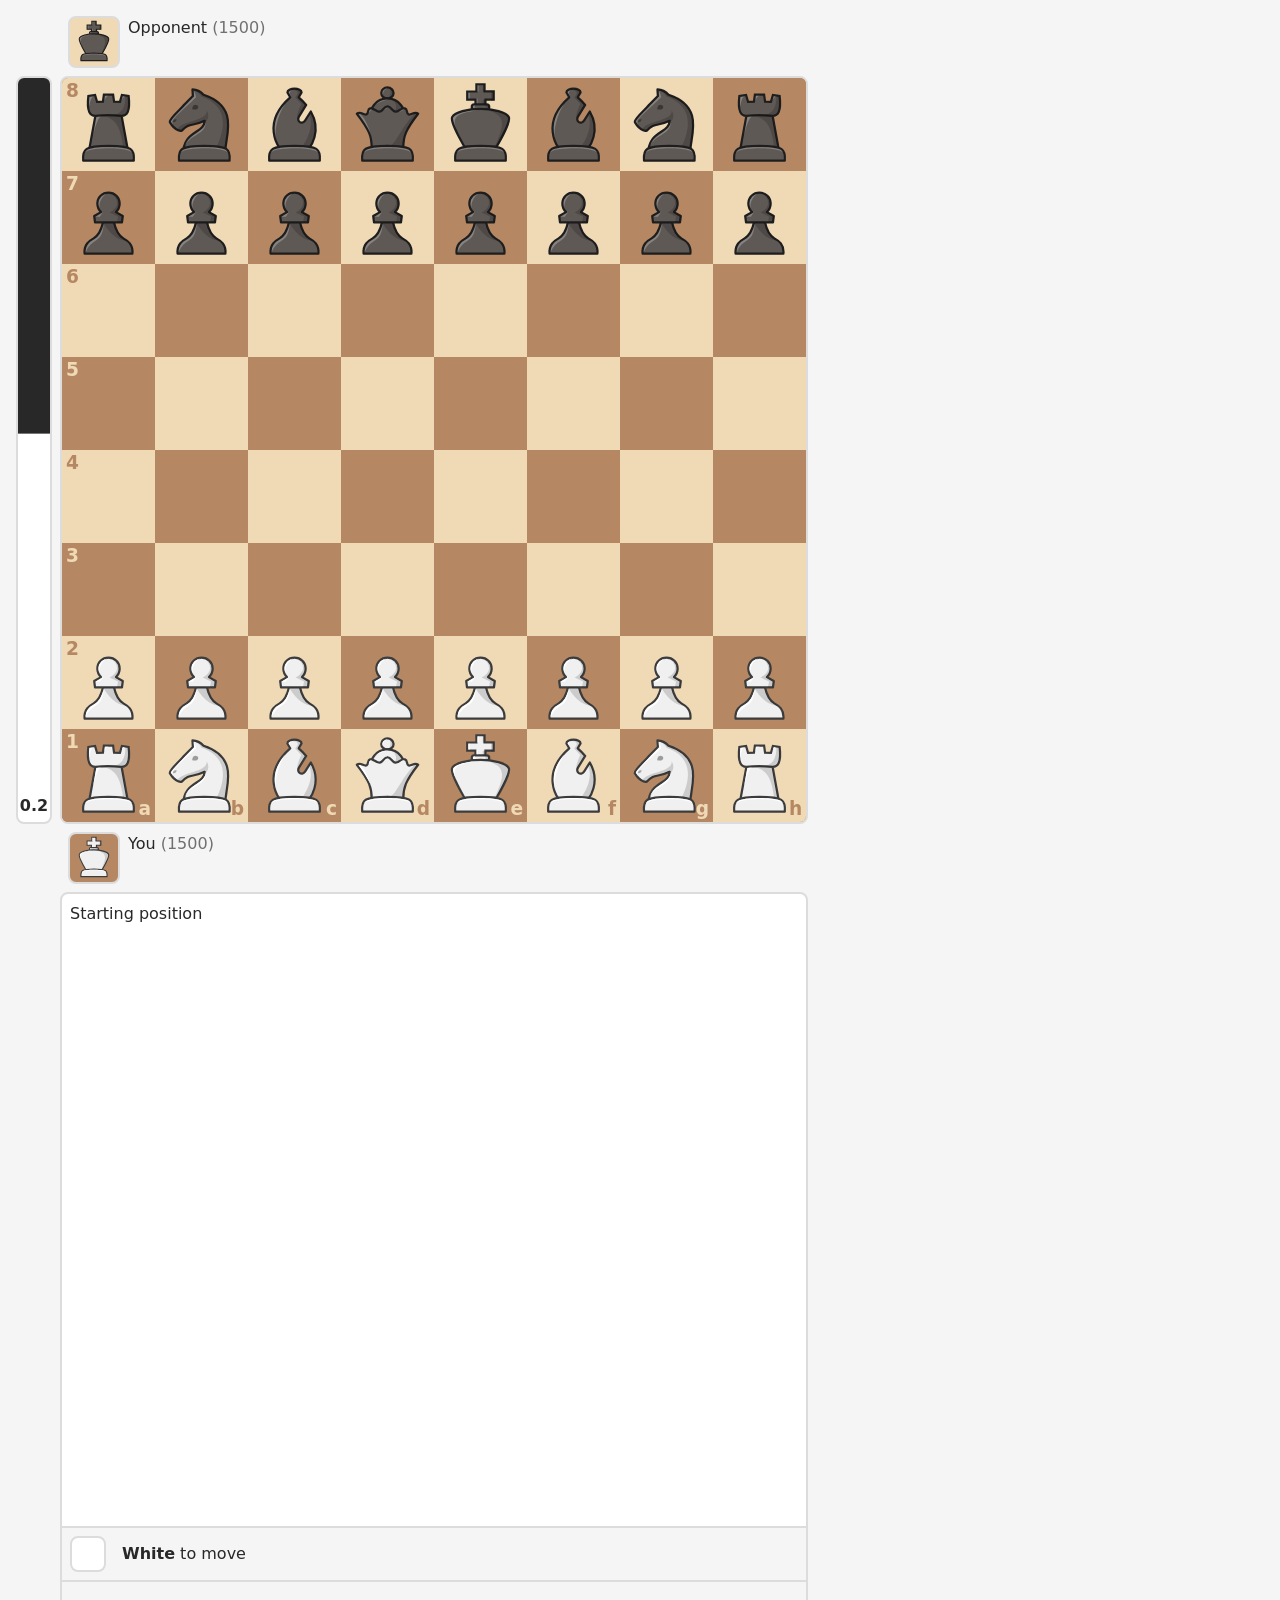
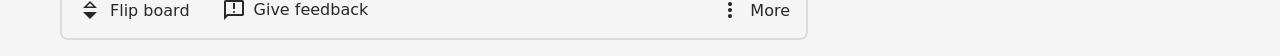
<file: index.html>
<!DOCTYPE html>
<html lang="en-IN">
    <head>
        <meta name="google-site-verification" content="SgHsyBjRk9hujHsLjvXAa6a-775GwMKcGfRNNdM3Jpc" />
        <meta charset="utf-8" />
        <meta name="viewport" content="width=device-width, initial-scale=1" />
        <meta name="theme-color" content="rgb(181, 136, 99)" />
        <title>Chess Interface</title>
        <link rel="canonical" href="" />
        <link rel="icon" type="image/x-icon" href="media-support/favicon.ico?modified=5-9-25-1" />
        <link rel="apple-touch-icon" type="image/png" href="media-support/apple-touch-icon.png?modified=5-9-25-1" />
        <link rel="stylesheet" href="board-styles.css?modified=5-9-25-1" />
        <link rel="stylesheet" href="general-styles.css?modified=5-9-25-1" />
    </head>
    <body>
        <div id="game-area">
            <div class="chess-board">
                <div class="background"></div>
            </div>
            <div id="eval-bar"></div>
            <div class="black-player">
                <div class="avatar black k"></div>
                <div>
                    <span>Opponent</span>
                    <span class="player-rating black">1500</span>
                </div>
            </div>
            <div class="white-player">
                <div class="avatar white K"></div>
                <div>
                    <span>You</span>
                    <span class="player-rating white">1500</span>
                </div>
            </div>
            <div id="board-info">
                <div id="move-grid"></div>
                <div id="to-move"></div>
                <div class="options" style="position: relative;">
                    <button onclick="flipBoard();">
                        <!-- Icon sourced from Google Fonts (Material Icons) — Apache license 2.0 -->
                        <svg xmlns="http://www.w3.org/2000/svg" id="flip-svg" height="24px" viewBox="0 -960 960 960" width="24px" style="transform: rotate(-90deg);">
                            <path d="M400-200 120-480l280-280v560Zm160 0v-560l280 280-280 280Zm60-145 135-135-135-135v270Z" />
                        </svg>
                        <span class="button-desc">Flip board</span>
                    </button>
                    <a class="button-link" href="https://forms.gle/WBSekLmGtuGaXg447" target="_blank">
                        <!-- Icon sourced from Google Fonts (Material Icons) — Apache license 2.0 -->
                        <svg xmlns="http://www.w3.org/2000/svg" height="24px" viewBox="0 -960 960 960" width="24px">
                            <path d="M480-360q17 0 28.5-11.5T520-400q0-17-11.5-28.5T480-440q-17 0-28.5 11.5T440-400q0 17 11.5 28.5T480-360Zm-40-160h80v-240h-80v240ZM80-80v-720q0-33 23.5-56.5T160-880h640q33 0 56.5 23.5T880-800v480q0 33-23.5 56.5T800-240H240L80-80Zm126-240h594v-480H160v525l46-45Zm-46 0v-480 480Z" />
                        </svg>
                        <span class="button-desc">Give feedback</span>
                    </a>
                    <button id="more-actions" class="more-button" style="margin-left: auto;">
                        <!-- Icon sourced from Google Fonts (Material Icons) — Apache license 2.0 -->
                        <svg xmlns="http://www.w3.org/2000/svg" height="24px" viewBox="0 -960 960 960" width="24px">
                            <path d="M480-160q-33 0-56.5-23.5T400-240q0-33 23.5-56.5T480-320q33 0 56.5 23.5T560-240q0 33-23.5 56.5T480-160Zm0-240q-33 0-56.5-23.5T400-480q0-33 23.5-56.5T480-560q33 0 56.5 23.5T560-480q0 33-23.5 56.5T480-400Zm0-240q-33 0-56.5-23.5T400-720q0-33 23.5-56.5T480-800q33 0 56.5 23.5T560-720q0 33-23.5 56.5T480-640Z" />
                        </svg>
                        <span class="button-desc">More</span>
                    </button>
                    <div class="overflow-container">
                        <button onclick="{
                            checkFenValidity(positionInputBox.value);
                            showFullScreenBox('board-position-input-container');
                        }">
                            <!-- Icon sourced from Google Fonts (Material Icons) — Apache license 2.0 -->
                            <svg xmlns="http://www.w3.org/2000/svg" height="24px" viewBox="0 -960 960 960" width="24px">
                                <path d="M200-200h57l391-391-57-57-391 391v57Zm-80 80v-170l528-527q12-11 26.5-17t30.5-6q16 0 31 6t26 18l55 56q12 11 17.5 26t5.5 30q0 16-5.5 30.5T817-647L290-120H120Zm640-584-56-56 56 56Zm-141 85-28-29 57 57-29-28Z" />
                            </svg>
                            <span class="button-desc">Import game</span>
                        </button>
                        <button onclick="showFullScreenBox('settings-container');">
                            <!-- Icon sourced from Google Fonts (Material Icons) — Apache license 2.0 -->
                            <svg xmlns="http://www.w3.org/2000/svg" height="24px" viewBox="0 -960 960 960" width="24px">
                                <path d="m370-80-16-128q-13-5-24.5-12T307-235l-119 50L78-375l103-78q-1-7-1-13.5v-27q0-6.5 1-13.5L78-585l110-190 119 50q11-8 23-15t24-12l16-128h220l16 128q13 5 24.5 12t22.5 15l119-50 110 190-103 78q1 7 1 13.5v27q0 6.5-2 13.5l103 78-110 190-118-50q-11 8-23 15t-24 12L590-80H370Zm70-80h79l14-106q31-8 57.5-23.5T639-327l99 41 39-68-86-65q5-14 7-29.5t2-31.5q0-16-2-31.5t-7-29.5l86-65-39-68-99 42q-22-23-48.5-38.5T533-694l-13-106h-79l-14 106q-31 8-57.5 23.5T321-633l-99-41-39 68 86 64q-5 15-7 30t-2 32q0 16 2 31t7 30l-86 65 39 68 99-42q22 23 48.5 38.5T427-266l13 106Zm42-180q58 0 99-41t41-99q0-58-41-99t-99-41q-59 0-99.5 41T342-480q0 58 40.5 99t99.5 41Zm-2-140Z" />
                            </svg>
                            <span class="button-desc">Settings</span>
                        </button>
                        <button onclick="showFullScreenBox('share-box-container');">
                            <!-- Icon sourced from Google Fonts (Material Icons) — Apache license 2.0 -->
                            <svg xmlns="http://www.w3.org/2000/svg" height="24px" viewBox="0 -960 960 960" width="24px">
                                <path d="M680-80q-50 0-85-35t-35-85q0-6 3-28L282-392q-16 15-37 23.5t-45 8.5q-50 0-85-35t-35-85q0-50 35-85t85-35q24 0 45 8.5t37 23.5l281-164q-2-7-2.5-13.5T560-760q0-50 35-85t85-35q50 0 85 35t35 85q0 50-35 85t-85 35q-24 0-45-8.5T598-672L317-508q2 7 2.5 13.5t.5 14.5q0 8-.5 14.5T317-452l281 164q16-15 37-23.5t45-8.5q50 0 85 35t35 85q0 50-35 85t-85 35Zm0-80q17 0 28.5-11.5T720-200q0-17-11.5-28.5T680-240q-17 0-28.5 11.5T640-200q0 17 11.5 28.5T680-160ZM200-440q17 0 28.5-11.5T240-480q0-17-11.5-28.5T200-520q-17 0-28.5 11.5T160-480q0 17 11.5 28.5T200-440Zm480-280q17 0 28.5-11.5T720-760q0-17-11.5-28.5T680-800q-17 0-28.5 11.5T640-760q0 17 11.5 28.5T680-720Zm0 520ZM200-480Zm480-280Z" />
                            </svg>
                            <span class="button-desc">Share</span>
                        </button>
                        <button onclick="showFullScreenBox('features-box-container');">
                            <!-- Icon sourced from Google Fonts (Material Icons) — Apache license 2.0 -->
                            <svg xmlns="http://www.w3.org/2000/svg" height="24px" viewBox="0 -960 960 960" width="24px">
                                <path d="M440-280h80v-240h-80v240Zm40-320q17 0 28.5-11.5T520-640q0-17-11.5-28.5T480-680q-17 0-28.5 11.5T440-640q0 17 11.5 28.5T480-600Zm0 520q-83 0-156-31.5T197-197q-54-54-85.5-127T80-480q0-83 31.5-156T197-763q54-54 127-85.5T480-880q83 0 156 31.5T763-763q54 54 85.5 127T880-480q0 83-31.5 156T763-197q-54 54-127 85.5T480-80Zm0-80q134 0 227-93t93-227q0-134-93-227t-227-93q-134 0-227 93t-93 227q0 134 93 227t227 93Zm0-320Z" />
                            </svg>
                            <span class="button-desc">About</span>
                        </button>
                        <button onclick="showFullScreenBox('contribute-box-container');">
                            <!-- Icon sourced from Google Fonts (Material Icons) — Apache license 2.0 -->
                            <svg xmlns="http://www.w3.org/2000/svg" height="24px" viewBox="0 -960 960 960" width="24px">
                                <path d="M640-440 474-602q-31-30-52.5-66.5T400-748q0-55 38.5-93.5T532-880q32 0 60 13.5t48 36.5q20-23 48-36.5t60-13.5q55 0 93.5 38.5T880-748q0 43-21 79.5T807-602L640-440Zm0-112 109-107q19-19 35-40.5t16-48.5q0-22-15-37t-37-15q-14 0-26.5 5.5T700-778l-60 72-60-72q-9-11-21.5-16.5T532-800q-22 0-37 15t-15 37q0 27 16 48.5t35 40.5l109 107ZM280-220l278 76 238-74q-5-9-14.5-15.5T760-240H558q-27 0-43-2t-33-8l-93-31 22-78 81 27q17 5 40 8t68 4q0-11-6.5-21T578-354l-234-86h-64v220ZM40-80v-440h304q7 0 14 1.5t13 3.5l235 87q33 12 53.5 42t20.5 66h80q50 0 85 33t35 87v40L560-60l-280-78v58H40Zm80-80h80v-280h-80v280Zm520-546Z" />
                            </svg>
                            <span class="button-desc">Contribute</span>
                        </button>
                    </div>
                </div>
            </div>
        </div>
        <div class="full-screen-box-container" id="settings-container">
            <div>
                <h2>Settings</h2>
                <div class="options" style="justify-content: center; border-top: none; border-bottom: var(--border);">
                    <button value="general-settings" onclick="openSettingsPane(this.value);">
                        <span class="button-desc">General</span>
                    </button>
                    <button value="board-settings" onclick="openSettingsPane(this.value);">
                        <span class="button-desc">Board</span>
                    </button>
                    <button value="advanced-settings" onclick="openSettingsPane(this.value);">
                        <span class="button-desc">Advanced</span>
                    </button>
                </div>
            </div>
            <div id="general-settings" class="input-grid settings-view">
                <span>Appearance</span>
                <div class="radio-input-area">
                    <label class="radio-input">
                        <input type="radio" name="appearance" value="system" onchange="setAppearance(this.value);" />
                        <div style="background-color: whitesmoke; transform: rotate(180deg);">
                        <div style="position: absolute; top: calc(1.25em / sqrt(2)); right: calc(1.25em / sqrt(2)); width: 5em; height: 5em; background-color: var(--dark-gray); transform: rotate(30deg);"></div>
                        </div>
                        <span>System</span>
                    </label>
                    <label class="radio-input">
                        <input type="radio" name="appearance" value="light" onchange="setAppearance(this.value);" />
                        <div style="background-color: whitesmoke;"></div>
                        <span>Light</span>
                    </label>
                    <label class="radio-input">
                        <input type="radio" name="appearance" value="dark" onchange="setAppearance(this.value);" />
                        <div style="background-color: var(--dark-gray);"></div>
                        <span>Dark</span>
                    </label>
                </div>
                <span>Edges</span>
                <div class="radio-input-area">
                    <label class="radio-input">
                        <input type="radio" name="edges" value="soft" onchange="setEdges(this.value);" />
                        <div>
                            <div style="position: absolute; bottom: 30%; left: 30%; width: 4em; height: 2em; background-color: var(--contrast-background-color); border: var(--border); border-radius: 0.5em;"></div>
                        </div>
                        <span>Soft</span>
                    </label>
                    <label class="radio-input">
                        <input type="radio" name="edges" value="sharp" onchange="setEdges(this.value);" />
                        <div>
                            <div style="position: absolute; bottom: 30%; left: 30%; width: 4em; height: 2em; background-color: var(--contrast-background-color); border: var(--border);"></div>
                        </div>
                        <span>Sharp</span>
                    </label>
                </div>
                <span>Buttons</span>
                <div class="radio-input-area">
                    <label class="radio-input">
                        <input type="radio" name="buttons" value="round" onchange="setButtons(this.value);" />
                        <div style="border-radius: 2em;"></div>
                        <span>Round</span>
                    </label>
                    <label class="radio-input">
                        <input type="radio" name="buttons" value="subtle" onchange="setButtons(this.value);" />
                        <div style="border-radius: 0.5em;">
                        </div>
                        <span>Subtle</span>
                    </label>
                    <label class="radio-input">
                        <input type="radio" name="buttons" value="sharp" onchange="setButtons(this.value);" />
                        <div style="border-radius: 0;"></div>
                        <span>Sharp</span>
                    </label>
                </div>
                <span>Reduce motion</span>
                <label class="toggle-switch">
                    <input type="checkbox" name="reduce-motion" />
                </label>
                <span>Font</span>
                <div id="font-selector" class="drop-down-menu-container">
                    <button value="system" style="font-family: var(--system-font-stack);" selected>System</button>
                    <button value="noto-sans" style="font-family: 'Noto Sans', sans-serif;">Noto Sans</button>
                    <button value="noto-serif" style="font-family: 'Noto Serif', serif;">Noto Serif</button>
                    <button value="custom">Custom</button>
                </div>
                <span id="font-input-text">Custom font</span>
                <input id="font-input" type="text" spellcheck="false" placeholder="Arial, Helvetica, etc…" oninput="setFont('custom');" />
            </div>
            <div id="board-settings" class="input-grid settings-view">
                <span>Board colour</span>
                <div class="radio-input-area">
                    <label class="radio-input">
                        <input type="radio" name="board-color" value="brown" onchange="setBoardColor(this.value);" />
                        <div style="background-color: var(--brown-light-square-color); transform: rotate(180deg);">
                        <div style="position: absolute; top: calc(1.25em / sqrt(2)); right: calc(1.25em / sqrt(2)); width: 5em; height: 5em; background-color: var(--brown-board-color); transform: rotate(30deg);"></div>
                        </div>
                        <span>Brown</span>
                    </label>
                    <label class="radio-input">
                        <input type="radio" name="board-color" value="green" onchange="setBoardColor(this.value);" />
                        <div style="background-color: var(--green-light-square-color); transform: rotate(180deg);">
                        <div style="position: absolute; top: calc(1.25em / sqrt(2)); right: calc(1.25em / sqrt(2)); width: 5em; height: 5em; background-color: var(--green-board-color); transform: rotate(30deg);"></div>
                        </div>
                        <span>Green</span>
                    </label>
                    <label class="radio-input">
                        <input type="radio" name="board-color" value="red" onchange="setBoardColor(this.value);" />
                        <div style="background-color: var(--red-light-square-color); transform: rotate(180deg);">
                        <div style="position: absolute; top: calc(1.25em / sqrt(2)); right: calc(1.25em / sqrt(2)); width: 5em; height: 5em; background-color: var(--red-board-color); transform: rotate(30deg);"></div>
                        </div>
                        <span>Red</span>
                    </label>
                    <label class="radio-input">
                        <input type="radio" name="board-color" value="blue" onchange="setBoardColor(this.value);" />
                        <div style="background-color: var(--blue-light-square-color); transform: rotate(180deg);">
                        <div style="position: absolute; top: calc(1.25em / sqrt(2)); right: calc(1.25em / sqrt(2)); width: 5em; height: 5em; background-color: var(--blue-board-color); transform: rotate(30deg);"></div>
                        </div>
                        <span>Blue</span>
                    </label>
                </div>
                <span>Piece style</span>
                <div class="radio-input-area">

                </div>
                <span>Piece animation</span>
                <div id="piece-animation-selector" class="drop-down-menu-container">
                    <button value="ease" selected>Ease</button>
                    <button value="emphasis">Emphasis</button>
                </div>
                <span>Show last move and check</span>
                <label class="toggle-switch">
                    <input type="checkbox" name="show-last-move" />
                </label>
                <span>Show legal moves</span>
                <label class="toggle-switch">
                    <input type="checkbox" name="show-moves" onchange="toggleMoveIndicators();" />
                </label>
                <span>Move method</span>
                <div id="move-method" class="drop-down-menu-container">
                    <button value="drag-click" selected>Drag or click</button>
                    <button value="click">Click squares</button>
                    <button value="drag">Drag pieces</button>
                </div>
                <span>Show coordinates</span>
                <label class="toggle-switch">
                    <input type="checkbox" name="show-coordinates" />
                </label>
                <span>Location of coordinates</span>
                <div id="board-coordinates" class="drop-down-menu-container">
                    <button value="inside" selected>Inside the board</button>
                    <button value="outside">Outside the board</button>
                    <button value="all">All squares of the board</button>
                </div>
                <span>Location of ranks</span>
                <div id="location-ranks" class="drop-down-menu-container">
                    <button value="left" selected>Left side of the board</button>
                    <button value="right">Right side of the board</button>
                </div>
                <span>Focus mode</span>
                <label class="toggle-switch">
                    <input type="checkbox" name="focus-mode" />
                </label>
                <span>Board resize handle</span>
                <label class="toggle-switch">
                    <input type="checkbox" name="board-resize-handle" />
                </label>
                <span>Show captured pieces</span>
                <label class="toggle-switch">
                    <input type="checkbox" name="board-resize-handle" />
                </label>
                <span>Captured pieces</span>
                <div class="radio-input-area">
                    <label class="radio-input">
                        <input type="radio" name="board-color" value="brown" onchange="setBoardColor(this.value);" />
                        <div style="background-color: var(--brown-light-square-color); transform: rotate(180deg);">
                        <div style="position: absolute; top: calc(1.25em / sqrt(2)); right: calc(1.25em / sqrt(2)); width: 5em; height: 5em; background-color: var(--brown-board-color); transform: rotate(30deg);"></div>
                        </div>
                        <span>All</span>
                    </label>
                    <label class="radio-input">
                        <input type="radio" name="board-color" value="green" onchange="setBoardColor(this.value);" />
                        <div style="background-color: var(--green-light-square-color); transform: rotate(180deg);">
                        <div style="position: absolute; top: calc(1.25em / sqrt(2)); right: calc(1.25em / sqrt(2)); width: 5em; height: 5em; background-color: var(--green-board-color); transform: rotate(30deg);"></div>
                        </div>
                        <span>Material difference</span>
                    </label>
                </div>
                <span>Piece notation</span>
                <div class="radio-input-area">
                    <label class="radio-input">
                        <input type="radio" name="board-color" value="brown" onchange="setBoardColor(this.value);" />
                        <div style="background-color: var(--brown-light-square-color); transform: rotate(180deg);">
                        <div style="position: absolute; top: calc(1.25em / sqrt(2)); right: calc(1.25em / sqrt(2)); width: 5em; height: 5em; background-color: var(--brown-board-color); transform: rotate(30deg);"></div>
                        </div>
                        <span>Symbol</span>
                    </label>
                    <label class="radio-input">
                        <input type="radio" name="board-color" value="green" onchange="setBoardColor(this.value);" />
                        <div style="background-color: var(--green-light-square-color); transform: rotate(180deg);">
                        <div style="position: absolute; top: calc(1.25em / sqrt(2)); right: calc(1.25em / sqrt(2)); width: 5em; height: 5em; background-color: var(--green-board-color); transform: rotate(30deg);"></div>
                        </div>
                        <span>Letter</span>
                    </label>
                </div>
            </div>
            <div class="options">
                <button class="dangerous-button" onclick="{
                    if (window.confirm('Are you sure you want to reset all settings?')) {
                    currentSettings = {...Settings.default};
                    applyCurrentSettings();
                    }
                }">Reset</button>
                <button onclick="{
                    Settings.save(currentSettings);
                    hideFullScreenBox('settings-container');
                }">Save</button>
            </div>
        </div>
        <div class="full-screen-box-container" id="board-position-input-container">
            <h2>Import Game</h2>
            <div class="input-grid">
                <span>Enter a valid FEN or PGN:</span>
                <textarea id="position-input" rows="5" spellcheck="false" oninput="checkFenValidity(this.value);"></textarea>
            </div>
            <div class="options">
                <button onclick="{
                    hideFullScreenBox('board-position-input-container');
                    positionInputBox.value = fenOnBoard;
                }">Cancel</button>
                <button onclick="{
                    const parsedFen = checkFenValidity(positionInputBox.value);
                    if (parsedFen) {
                        fenOnBoard = positionInputBox.value;
                        Notation.assign.parsedFen(parsedFen);
                        activePiece = null;
                        document.getElementById('move-grid').innerHTML = '';
                        const startingPositionRow = document.createElement('div');
                        if (fenOnBoard === 'rnbqkbnr/pppppppp/8/8/8/8/PPPPPPPP/RNBQKBNR w KQkq - 0 1') {
                            startingPositionRow.innerHTML = `<div class='info'>Starting position</div>`;
                        } else {
                            startingPositionRow.innerHTML = `<div class='info'>Custom position</div>`;
                        }
                        document.getElementById('move-grid').appendChild(startingPositionRow);
                        document.getElementById('to-move').innerHTML = activeColor === 'b'
                            ? `<div style='background-color: black;'></div><b>Black</b>&nbsp;to move`
                            : `<div style='background-color: white;'></div><b>White</b>&nbsp;to move`;
                        chessBoard.querySelectorAll('.chess-piece').forEach(piece => {
                            piece.remove();
                        });
                        chessBoard.querySelectorAll('.move-indicator').forEach(indicator => {
                            indicator.remove();
                        });
                        const promotionBox = chessBoard.querySelector('.promotion-box');
                        if (promotionBox) {
                            promotionBox.remove();
                        }
                        setUpPieces();
                        removeSquareHighlight(true);
                        hideFullScreenBox('board-position-input-container');
                    } else window.alert('The entered FEN is not valid.');
                }">Load</button>
            </div>
        </div>
        <div class="full-screen-box-container" id="share-box-container">
            <h2>Share Game</h2>
            <div class="input-grid">
                <span>FEN:</span>
                <input id="fen-output" type="text" readonly />
                <span>PGN:</span>
                <textarea id="pgn-output" rows="5" spellcheck="false" readonly></textarea>
            </div>
            <div class="options">
                <button onclick="{
                    hideFullScreenBox('share-box-container');
                }">Done</button>
        </div>
        <script src="document-set-up.js?modified=5-9-25-1"></script>
        <script src="settings-manager.js?modified=5-9-25-1"></script>
        <script src="chessboard.js?modified=5-9-25-1"></script>
    </body>
</html>
</file>
<file: board-styles.css>
@import "board-pieces.css";
@import "square-positions.css";

/* Variables */
:root {
    --brown-board-color: rgb(181, 136, 99);
    --brown-light-square-color: rgb(240, 217, 181);

    --green-board-color: rgb(115, 149, 82);
    --green-light-square-color: rgb(235, 236, 208);

    --red-board-color: rgb(187, 87, 70);
    --red-light-square-color: rgb(245, 219, 195);

    --blue-board-color: rgb(85, 150, 242);
    --blue-light-square-color: rgb(242, 246, 250);

    --board-color: var(--brown-board-color);
    --light-square-color: var(--brown-light-square-color);

    --move-indicator-color: rgba(0, 0, 0, 0.2);

    --piece-animation: ease-out;
    --show-moves: 1;

    --board-square-width: round(down, min(
        calc((100vh - 2*var(--padding) - 2*48px - 6*2px - 2*var(--margin)) / 8),
        calc((100vw - 2*var(--padding) - 32px - 4*2px - 2*var(--margin)) / 8)), 1px);

    --evaluation: 0.22;
    --evaluation-text: "0.2";
}

.square-18 {border-radius: var(--box-radius) 0 0 0;}
.square-88 {border-radius: 0 var(--box-radius) 0 0;}
.square-81 {border-radius: 0 0 var(--box-radius) 0;}
.square-11 {border-radius: 0 0 0 var(--box-radius);}
.flipped {
    .square-18 {border-radius: 0 0 var(--box-radius) 0;}
    .square-88 {border-radius: 0 0 0 var(--box-radius);}
    .square-81 {border-radius: var(--box-radius) 0 0 0;}
    .square-11 {border-radius: 0 var(--box-radius) 0 0;}
}

/* Evaluation bar */
#eval-bar {
    font-weight: 600;
    text-align: center;
    grid-row: 2 / 3;
    grid-column: 1 / 2;
    overflow: hidden;
    position: relative;
    float: left;
    width: 32px;
    padding: var(--padding) 0;
    border: var(--border);
    border-radius: var(--box-radius);
    background-color: white;
    -webkit-user-select: none;
    -khtml-user-select: none;
    -moz-user-select: none;
    -ms-user-select: none;
    user-select: none;
    &::before {
        content: "";
        position: absolute;
        top: 0;
        left: 0;
        width: 100%;
        height: 100%;
        background-color: var(--dark-gray);
        transform: translateY(calc(50% * clamp(-1, -1 * var(--evaluation) / 5, 1) - 50%));
        transition: transform 0.3s ease-out;
    }
    &::after {
        content: var(--evaluation-text);
        position: absolute;
        bottom: 4px;
        left: 50%;
        transform: translateX(-50%);
        color: var(--dark-gray);
    }
}
.flipped ~ #eval-bar {
    transform: rotate(180deg);
    &::after {
        transform: translateX(-50%) rotate(180deg);
    }
}

/* Board squares */
.chess-board {
    grid-row: 2 / 3;
    grid-column: 2 / 3;
    overflow: hidden;
    position: relative;
    width: calc(8 * var(--board-square-width));
    aspect-ratio: 1;
    margin: 0 var(--padding) 0 0;
    border: var(--border);
    border-radius: var(--box-radius);
    background-color: var(--board-color);
    cursor: default;
    -webkit-user-select: none;
    -khtml-user-select: none;
    -moz-user-select: none;
    -ms-user-select: none;
    user-select: none;
}
.chess-board > .background {
    display: flex;
    flex-wrap: wrap;
    position: absolute;
}
.background > .board-square {
    width: var(--board-square-width);
    aspect-ratio: 1;
    background-color: var(--board-color);
    &.light-square {
        background-color: var(--light-square-color);
    }
}

/* Chess pieces */
.chess-piece {
    position: absolute;
    width: var(--board-square-width);
    aspect-ratio: 1;
    outline-offset: round(up, calc(var(--board-square-width) / -25), 1px);
    z-index: 6;
    transition: opacity 0.3s ease-out;
    &:hover {
        outline: round(down, calc(var(--board-square-width) / 25), 1px) solid white;
    }
    &.sliding {
        outline: none;
        z-index: 7;
        transition: opacity 0.3s ease-out, transform 0.3s var(--piece-animation);
    }
    &.dragged {
        position: fixed;
        transform: translate(-50%, -50%) scale(1.3);
        outline: none;
        z-index: 9;
        filter: drop-shadow(6px 6px 2px rgba(0, 0, 0, 0.2));
        transition: none !important;
        cursor: grabbing !important;
    }
    &.removed {
        opacity: 0;
        z-index: 5;
        pointer-events: none;
    }
}

/* Promotion box */
.promotion-box {
    position: relative;
    overflow: hidden;
    width: calc(var(--board-square-width) - 2*2px);
    background-color: whitesmoke;
    border: 2px solid gainsboro;
    box-shadow: 0 0 16px rgba(0, 0, 0, 0.2);
    animation: appear 0.3s ease-in-out;
    z-index: 8;
    display: flex;
    flex-direction: column;
    & > button {
        aspect-ratio: 1;
        padding: 0;
        margin: 0;
        border-radius: 0;
        outline-offset: -2px;
        &.cancel-button {
            aspect-ratio: 2;
            justify-content: center;
            position: relative;
            background-color: rgba(0, 0, 0, 0.05);
        }
        &.cancel-button::before, &.cancel-button::after {
            content: "";
            position: absolute;
            background-color: gray;
            width: 20px;
            height: 4px;
            top: 50%;
            left: 50%;
            border-radius: 8px;
        }
        &.cancel-button::before {
            transform: translate(-50%, -50%) rotate(45deg);
        }
        &.cancel-button::after {
            transform: translate(-50%, -50%) rotate(-45deg);
        }
    }
    & > button:hover, & > button:focus-visible {
        background-color: rgba(0, 0, 0, 0.05);
    }
    & > button:focus-visible {
        outline: 2px solid rgb(42, 100, 227);
    }
    &.square-18 {
        & > button:first-child {border-radius: var(--box-radius) 0 0 0;}
    }
    &.square-88 {
        & > button:first-child {border-radius: 0 var(--box-radius) 0 0;}
    }
    &.square-81 {
        & > button:first-child {border-radius: 0 0 var(--box-radius) 0;}
    }
    &.square-11 {
        & > button:first-child {border-radius: 0 0 0 var(--box-radius);}
    }
}
.flipped .promotion-box:not(.black), .promotion-box.black:not(.flipped *) {
    flex-direction: column-reverse;
    margin-top: calc(-3.5*var(--board-square-width) - 2*2px + 4*4px + 4px / 2);
}
.flipped .promotion-box {
    &.square-18 {
        & > button:first-child {border-radius: 0 0 var(--box-radius) 0;}
    }
    &.square-88 {
        & > button:first-child {border-radius: 0 0 0 var(--box-radius);}
    }
    &.square-81 {
        & > button:first-child {border-radius: var(--box-radius) 0 0 0;}
    }
    &.square-11 {
        & > button:first-child {border-radius: 0 var(--box-radius) 0 0;}
    }
}

/* File and rank indicators */
.files-container, .ranks-container {
    font-weight: bold;
    display: flex;
    position: absolute;
    z-index: 4;
    pointer-events: none;
    & > div {
        font-size: calc(var(--board-square-width) / 5);
        line-height: calc(var(--board-square-width) / 5);
        text-align: right;
        color: var(--light-square-color);
        &:nth-child(2n) {
            color: var(--board-color);
        }
    }
}
.files-container {
    bottom: calc(var(--board-square-width) / 24);
    right: calc(var(--board-square-width) / 24);
    & > div {
        width: var(--board-square-width);
    }
}
.ranks-container {
    flex-direction: column-reverse;
    top: calc(var(--board-square-width) / 24);
    left: calc(var(--board-square-width) / 24);
    & > div {
        height: var(--board-square-width);
    }
}
.flipped {
    & .files-container, & .ranks-container {
        & > div {
            color: var(--board-color);
            &:nth-child(2n) {
                color: var(--light-square-color);
            }
        }
    }
    & .files-container {
        flex-direction: row-reverse;
    }
    & .ranks-container {
        flex-direction: column;
    }
}

/* Ripple when any square is clicked */
.ripple {
    overflow: hidden;
    position: absolute;
    top: 0;
    left: 0;
    width: var(--board-square-width);
    aspect-ratio: 1;
    &::after {
        content: "";
        position: absolute;
        top: 50%;
        left: 50%;
        width: 100%;
        aspect-ratio: 1;
        background-color: rgba(0, 0, 0, 0.4);
        border-radius: 50%;
        transform: translate(-50%, -50%);
        animation: ripple-effect 0.5s ease-out;
    }
}

/* Highlighted squares */
.square-highlight {
    position: absolute;
    top: 0;
    left: 0;
    width: var(--board-square-width);
    aspect-ratio: 1;
    border-radius: 0;
    background-color: rgba(255, 255, 0, 0.5);
    z-index: 2;
    pointer-events: none;
    animation: appear 0.25s ease;
    transition: opacity 0.25s ease;
    &.yellow {
        background-color: rgba(255, 170, 0, 0.8);
    }
    &.red {
        background-color: rgba(235, 97, 80, 0.8);
    }
    &.green {
        background-color: rgba(172, 206, 89, 0.8);
    }
    &.blue {
        background-color: rgba(82, 176, 220, 0.8);
    }
    &.hint {
        background-color: rgb(27, 172, 166, 0.5);
    }
}
.square-highlight.permanent {
    z-index: 1;
}
.square-highlight.removed {
    opacity: 0;
}

/* Legal move indicators */
.move-indicator {
    position: absolute;
    top: 0;
    left: 0;
    width: var(--board-square-width);
    aspect-ratio: 1;
    opacity: var(--show-moves);
    z-index: 5;
    &::after {
        content: "";
        position: absolute;
        top: 50%;
        left: 50%;
        border-radius: 50%;
        transform: translate(-50%, -50%);
        animation: fade-in 0.25s var(--emphasis-animation);
        transition: width 0.25s var(--emphasis-animation), height 0.25s var(--emphasis-animation), opacity 0.25s var(--emphasis-animation);
    }
    &.fade-out::after {
        width: 25%;
        opacity: 0;
    }
}
.empty-move-indicator {
    &::after {
        width: 30%;
        aspect-ratio: 1;
        background-color: var(--move-indicator-color);
    }
    &.hovered::after, &:hover::after {
        width: 50%;
    }
}
.capture-indicator {
    &::after {
        width: 80%;
        aspect-ratio: 1;
        border: calc(var(--board-square-width) / 10) solid var(--move-indicator-color);
        box-shadow: inset 0 0 var(--move-indicator-color);
        transition: box-shadow 0.2s var(--emphasis-animation);
    }
    &.hovered::after {
        width: 70%;
        box-shadow: inset 0 0 0 calc(var(--board-square-width) / 4) var(--move-indicator-color);
    }
    &:hover::after {
        width: 70%;
        box-shadow: inset 0 0 0 calc(var(--board-square-width) / 4) var(--move-indicator-color);
    }
}

/* Drag effect */
#drag-effect {
    position: absolute;
    width: var(--board-square-width);
    aspect-ratio: 1;
    outline: round(down, calc(var(--board-square-width) / 25), 1px) solid white;
    outline-offset: round(up, calc(var(--board-square-width) / -25), 1px);
    visibility: hidden;
    z-index: 3;
    pointer-events: none;
    box-shadow: 0 0 calc(var(--board-square-width) * 3/50) calc(var(--board-square-width) / 100) rgba(0, 0, 0, 0.6);
    &.touch-drag {
        outline: none;
        box-shadow: none;
        z-index: 8;
    }
    &.touch-drag::after {
        content: "";
        position: absolute;
        top: 50%;
        left: 50%;
        width: 200%;
        height: 200%;
        border-radius: 50%;
        box-shadow: inset 0 0 0 var(--board-square-width) var(--move-indicator-color);
        transform: translate(-50%, -50%);
    }
}

/* Animations */
@keyframes fade-in {
    from {
        opacity: 0;
        transform: translate(-50%, -50%) scale(0.5);
    }
}
@keyframes ripple-effect {
    from {
        transform: translate(-50%, -50%) scale(0.4);
        opacity: 0.5;
    }
    to {
        transform: translate(-50%, -50%) scale(2);
        opacity: 0;
    }
}
@keyframes appear {
    from {
        opacity: 0;
    }
}

:root {
    &:not(.light):not(.dark) {
        @media (prefers-color-scheme: dark) {
            #eval-bar {
                background-color: whitesmoke;
                &::before {
                    background-color: black;
                }
            }
        }
    }
    &.dark {
        #eval-bar {
            background-color: whitesmoke;
            &::before {
                background-color: black;
            }
        }
    }
}
</file>
<file: general-styles.css>
/* Variables */
:root {
    --system-font-stack: "Segoe UI", -apple-system, BlinkMacSystemFont, system-ui, Roboto, Oxygen, Ubuntu, Cantarell, "Open Sans", "Helvetica Neue", sans-serif;
    --emphasis-animation: linear(0 0%, 0 1.8%, 0.01 3.6%, 0.03 6.35%, 0.07 9.1%, 0.13 11.4%, 0.19 13.4%, 0.27 15%, 0.34 16.1%, 0.54 18.35%, 0.66 20.6%, 0.72 22.4%, 0.77 24.6%, 0.81 27.3%, 0.85 30.4%, 0.88 35.1%, 0.92 40.6%, 0.94 47.2%, 0.96 55%, 0.98 64%, 0.99 74.4%, 1 86.4%, 1 100%);

    --dark-gray: rgb(40, 40, 40);

    --color: var(--dark-gray);
    --background-color: whitesmoke;
    --contrast-background-color: white;
    --active-color: rgb(42, 100, 227);
    --active-background-color: rgba(0, 0, 0, 0.05);
    --danger-color: rgb(255, 107, 107);
    --border-color: gainsboro;
    --shadow-color: rgba(0, 0, 0, 0.2);

    &.dark {
        --color: whitesmoke;
        --background-color: var(--dark-gray);
        --contrast-background-color: black;
        --active-color: rgb(150, 200, 255);
        --active-background-color: rgba(255, 255, 255, 0.2);
        --border-color: rgb(112, 112, 112);
        --shadow-color: rgba(0, 0, 0, 0.8);
    }
    &:not(.light):not(.dark) {
        @media (prefers-color-scheme: dark) {
            --color: whitesmoke;
            --background-color: var(--dark-gray);
            --contrast-background-color: black;
            --active-color: rgb(150, 200, 255);
            --active-background-color: rgba(255, 255, 255, 0.2);
            --border-color: rgb(112, 112, 112);
            --shadow-color: rgba(0, 0, 0, 0.8);
        }
    }

    --font-family: var(--system-font-stack);
    --padding: 8px;
    --margin: 16px;
    --border: 2px solid var(--border-color);
    --box-radius: 8px;
    --button-radius: 32px;
    --focus-outline: 2px solid var(--active-color);

    --overflow-menu-display: block;
}

/* Fonts */
@font-face {
    font-family: "Noto Sans";
    src: url("media-support/fonts/noto-sans/noto-sans.ttf");
    font-weight: regular;
}
@font-face {
    font-family: "Noto Sans";
    src: url("media-support/fonts/noto-sans/noto-sans-italic.ttf");
    font-weight: regular;
    font-style: italic;
}
@font-face {
    font-family: "Noto Serif";
    src: url("media-support/fonts/noto-serif/noto-serif.ttf");
    font-weight: regular;
}
@font-face {
    font-family: "Noto Serif";
    src: url("media-support/fonts/noto-serif/noto-serif-italic.ttf");
    font-weight: regular;
    font-style: italic;
}

/* Body */
body {
    font-family: var(--font-family);
    font-size: 16px;
    line-height: 1.5em;
    margin: var(--margin);
    color: var(--color);
    background-color: var(--background-color);
}

/* Headers */
h2 {
    padding: var(--margin);
    margin: 0;
    border-bottom: var(--border);
}

/* Anchors */
a {
    color: var(--active-color);
    border-radius: var(--button-radius);
    outline-offset: 2px;
    &:hover, &:focus-visible {
        text-decoration: none;
    }
    &:focus-visible {
        outline: var(--focus-outline);
    }
}

/* Buttons */
button, .button-link {
    font-family: var(--font-family);
    font-size: 16px;
    display: flex;
    align-items: center;
    padding: var(--padding);
    margin: var(--padding);
    border: none;
    border-radius: var(--button-radius);
    fill: var(--color);
    color: var(--color);
    background-color: transparent;
    &:hover, &:focus-visible {
        fill: var(--active-color);
        color: var(--active-color);
        background-color: var(--active-background-color);
    }
    &:focus-visible {
        outline: var(--focus-outline);
    }
    & > svg {
        margin-right: var(--padding);
    }
}
.dangerous-button {
    margin-right: auto;
    &:hover, &:focus-visible {
        fill: var(--danger-color);
        color: var(--danger-color);
    }
    &:focus-visible {
        outline-color: var(--danger-color);
    }
}
.button-link {
    text-decoration: none;
    outline-offset: 0;
}
.active-button {
    fill: var(--active-color);
    color: var(--active-color);
    background-color: var(--active-background-color);
}

/* Text inputs */
input[type="text"], input[type="email"] {
    min-height: 1.5em;
}
input[type="text"], input[type="email"], textarea {
    font-family: var(--font-family);
    font-size: 16px;
    padding: var(--padding);
    border: var(--border);
    border-radius: var(--box-radius);
    color: var(--color);
    background-color: var(--background-color);
    &::placeholder {
        font-style: italic;
        color: darkgray;
    }
    &:focus {
        border-color: var(--active-color);
        outline: none;
    }
}
textarea {
    min-width: 30vw;
    resize: none;
}

/* Stylised radio inputs */
.radio-input-area {
    display: flex;
    gap: var(--margin);
}
.radio-input {
    display: flex;
    flex-direction: column;
    align-items: center;
}
.radio-input > input {
    display: none;
    & + div {
        overflow: hidden;
        position: relative;
        width: calc(sqrt(3) * 40px);
        height: 40px;
        margin: 2px;
        margin-bottom: 4px;
        background-color: var(--background-color);
        border-radius: var(--button-radius);
        outline: var(--border);
        outline-offset: 2px;
    }
    &:checked + div {
        outline-color: var(--active-color);
    }
    &:checked ~ span {
        font-weight: bold;
    }
}
.radio-input > div:focus-visible {
    outline: var(--focus-outline);
}

/* Stylised toggle switches */
.toggle-switch {
    position: relative;
    width: 48px;
    height: 24px;
    &:focus-visible {
        border-radius: var(--button-radius);
        outline: var(--focus-outline);
        outline-offset: 1px;
    }
}
.toggle-switch > input {
    display: none;
    width: 0;
    height: 0;
    & + div {
        position: absolute;
        top: 0;
        left: 0;
        right: 0;
        bottom: 0;
        background-color: var(--border-color);
        transition: background-color 0.3s ease;
        border-radius: var(--button-radius);
    }
    & + div::before {
        content: "";
        position: absolute;
        height: 12px;
        width: 12px;
        left: 6px;
        bottom: 6px;
        background-color: var(--contrast-background-color);
        transition: transform 0.3s var(--emphasis-animation);
        border-radius: var(--button-radius);
    }
    &:checked + div {
        background-color: var(--board-color);
    }
    &:checked + div::before {
        transform: translateX(1.5em) scale(150%);
    }
}

/* Game area */
#game-area {
    display: grid;
    grid-template: repeat(3, max-content) / repeat(3, max-content);
    gap: var(--padding);
}

/* Players */
.white-player, .black-player {
    grid-column: 2 / 3;
    display: flex;
    gap: var(--padding);
    margin: 0 var(--padding);
}
.white-player {
    grid-row: 3 / 4;
}
.black-player {
    grid-row: 1 / 2;
}
.flipped {
    & ~ .white-player {
        grid-row: 1 / 2;
    }
    & ~ .black-player {
        grid-row: 3 / 4;
    }
}
.avatar {
    width: 48px;
    height: 48px;
    border: var(--border);
    border-radius: var(--box-radius);
    &.white {
        background-color: var(--board-color);
    }
    &.black {
        background-color: var(--light-square-color);
    }
}
.player-rating {
    color: rgb(112, 112, 112);
}
.player-rating::before {
    content: "(";
}
.player-rating::after {
    content: ")";
}

/* Moves-display and other options */
#board-info {
    display: flex;
    flex-direction: column;
    overflow: hidden;
    position: relative;
    grid-row: 2 / 3;
    grid-column: 3 / 4;
    min-width: 25em;
    height: calc(8 * var(--board-square-width));
    border: var(--border);
    border-radius: var(--box-radius);
    background-color: var(--contrast-background-color);
}
#move-grid {
    flex: 1;
    overflow-y: auto;
}
#move-grid > div {
    display: flex;
    align-items: center;
    &:nth-child(2n) {
        background-color: var(--background-color);
    }
}
#move-grid > div > .info {
    padding: var(--padding);
    flex: 1;
}
#move-grid > div > div {
    padding: var(--padding);
    flex: 0 0 10%;
}
#move-grid > div > button {
    flex: 1 0 calc(45% - 2*var(--padding));
    margin-left: 0;
    &:not(.move-notation) {
        &:hover, &:focus-visible {
            fill: var(--color);
            color: var(--color);
            background-color: transparent;
        }
        &:focus-visible {
            outline: none;
        }
    }
}
#move-grid > div > .move-notation > span {
    width: 16%;
    aspect-ratio: 1;
}

/* Turn indicator */
#to-move {
    display: flex;
    align-items: center;
    padding: var(--padding);
    background-color: var(--background-color);
    border-top: var(--border);
}
#to-move > div {
    overflow: hidden;
    position: relative;
    width: 32px;
    height: 32px;
    margin-right: var(--margin);
    background-color: white;
    border: var(--border);
    border-radius: var(--box-radius);
}
#to-move > div > div {
    position: absolute;
    left: 50%;
    width: 100%;
    height: 100%;
}

/* Button-containers */
.options {
    display: flex;
    justify-content: flex-end;
    padding: 0;
    border-top: var(--border);
    background-color: var(--background-color);
}

/* Overflow menus */
.overflow-container {
    display: none;
    position: absolute;
    right: 4px;
    bottom: calc(100% + 8px);
    overflow: hidden;
    background-color: var(--background-color);
    border: var(--border);
    border-radius: var(--box-radius);
    z-index: 10;
    will-change: transform;
}
.overflow-container > button {
    width: 100%;
    margin: 0;
    border-radius: 0;
    outline-offset: -2px;
    pointer-events: none;
    &:first-child {
        border-top-left-radius: var(--box-radius);
        border-top-right-radius: var(--box-radius);
    }
    &:last-child {
        border-bottom-left-radius: var(--box-radius);
        border-bottom-right-radius: var(--box-radius);
    }
}
.more-button > * {
    pointer-events: none;
}

/* Drop-down menus */
.drop-down-menu-container {
    position: relative;
    -webkit-user-select: none;
    -khtml-user-select: none;
    -moz-user-select: none;
    -ms-user-select: none;
    user-select: none;
}
.drop-down-arrow {
    position: absolute;
    top: 50%;
    right: var(--padding);
    fill: var(--color);
    background-color: var(--background-color);
    transform: translateY(-50%) rotate(-180deg);
    pointer-events: none;
    will-change: transform;
}
.drop-down-menu-selection {
    padding: var(--padding);
    background-color: var(--background-color);
    border: var(--border);
    border-radius: var(--box-radius);
    cursor: default;
}
.drop-down-menu-selection:focus {
    border: var(--focus-outline);
    outline: none;
}
.drop-down-menu {
    display: none;
    position: absolute;
    top: 100%;
    left: 0;
    overflow: hidden;
    width: 100%;
    margin-top: 2px;
    background-color: var(--background-color);
    border: var(--border);
    border-radius: var(--box-radius);
    box-shadow: 0 8px 16px var(--shadow-color);
    z-index: 10;
}
.drop-down-menu > button {
    width: 100%;
    margin: 0;
    border-radius: 0;
    outline-offset: -2px;
    pointer-events: none;
    &:first-child {
        border-top-left-radius: var(--box-radius);
        border-top-right-radius: var(--box-radius);
    }
    &:last-child {
        border-bottom-left-radius: var(--box-radius);
        border-bottom-right-radius: var(--box-radius);
    }
}

/* Full-screen boxes */
.full-screen-box-container {
    display: none;
    position: fixed;
    top: 0;
    left: 0;
    width: 100%;
    height: 100%;
    background-color: rgba(0, 0, 0, 0.6);
    z-index: 11;
}
.full-screen-box-container > div {
    position: absolute;
    top: 50%;
    left: 50%;
    overflow: auto;
    max-height: 90%;
    background-color: var(--background-color);
    border: var(--border);
    border-radius: var(--box-radius);
    transform: translate(-50%, -50%);
    & > div:first-child {
        position: sticky;
        top: 0;
        background-color: var(--background-color);
        z-index: 1;
    }
}
.full-screen-box-container > div > .options:last-child {
    position: sticky;
    bottom: 0;
}
.input-grid {
    display: grid;
    gap: var(--margin);
    padding: 16px;
    background-color: var(--contrast-background-color);
}
.input-grid > span {
    display: flex;
    align-items: center;
}


/* Settings-views (general, advanced, etc.) */
.settings-view {
    grid-template-columns: repeat(2, auto);
}

/* Loading indicator */
.loading-indicator {
    display: flex;
    gap: var(--margin);
    width: max-content;
    transform: translate(-50%, -50%);
    & > div {
        width: 16px;
        height: 16px;
        background-color: var(--active-color);
        border-radius: 50%;
        animation: pulse 1.6s infinite ease-in-out;
        &:nth-child(2) {
            animation-delay: 0.2s;
        }
        &:nth-child(3) {
            animation-delay: 0.4s;
        }
    }
}

/* Responsive web design */
@media (prefers-reduced-motion: reduce) {
    .btn {
        transition: none;
    }
}
@media (max-width: 1280px) {
    #game-area {
        grid-template-rows: repeat(4, max-content);
    }
    #board-info {
        grid-row: 4 / 5;
        grid-column: 2 / 3;
        width: calc(8 * var(--board-square-width));
        margin: 0;
    }
}
@media (max-width: 800px) {
    button, .button-link {
        & > svg {
            margin-right: 0;
        }
    }
    .button-desc {
        display: none;
    }
    .more-button > svg {
        transform: rotate(90deg);
    }
    :root {
        --board-square-width: round(down, min(
        calc((100vh - 2*2px) / 8),
        calc((100vw - 8px) / 8)), 1px);
        --options-display: flex;
    }
    body {
        margin: 0;
    }
    #game-area {
        grid-template: repeat(5, max-content) / repeat(1, max-content);
    }
    .square-18 {border-radius: 0 0 0 0;}
    .square-88 {border-radius: 0 0 0 0;}
    .square-81 {border-radius: 0 0 0 0;}
    .square-11 {border-radius: 0 0 0 0;}
    .flipped {
        .square-18 {border-radius: 0 0 0 0;}
        .square-88 {border-radius: 0 0 0 0;}
        .square-81 {border-radius: 0 0 0 0;}
        .square-11 {border-radius: 0 0 0 0;}
    }
    #eval-bar {
        grid-row: 1 / 2;
        grid-column: 1 / 2;
        width: auto;
        height: 16px;
        border: none;
        border-bottom: var(--border);
        border-radius: 0;
        &::before {
            transform: translateX(calc(50% * clamp(-1, 1 * var(--evaluation) / 5, 1) + 50%));
        }
        &::after {
            top: 50%;
            left: 4px;
            transform: translateY(-100%);
        }
    }
    .flipped ~ #eval-bar {
        border-top: none;
        border-bottom: var(--border);
        &::after {
            transform: rotate(180deg);
        }
    }
    .white-player {
        grid-row: 4 / 5;
        grid-column: 1 / 2;
        margin-right: 0;
    }
    .chess-board {
        grid-row: 3 / 4;
        grid-column: 1 / 2;
        border-left: none;
        border-right: none;
        border-radius: 0;
        margin: 0;
    }
    .black-player {
        grid-row: 2 / 3;
        grid-column: 1 / 2;
        margin-right: 0;
    }
    .flipped {
        & ~ .white-player {
            grid-row: 2 / 3;
        }
        & ~ .black-player {
            grid-row: 4 / 5;
        }
    }
    .avatar {
        width: 32px;
        height: 32px;
        border: none;
    }
    #board-info {
        grid-row: 5 / 6;
        grid-column: 1 / 2;
        border-left: none;
        border-right: none;
        border-radius: 0;
    }
}

/* Animations */
@keyframes pulse {
    from, to {
        opacity: 1;
        transform: scale(1);
    }
    50% {
        opacity: 0.5;
        transform: scale(0.7);
    }
}
@keyframes send {
    from {
        opacity: 0;
        transform: translateX(32px);
    }
    to {
        opacity: 1;
        transform: translateX(0);
    }
}
@keyframes receive {
    from {
        opacity: 0;
        transform: translateX(-32px);
    }
    to {
        opacity: 1;
        transform: translateX(0);
    }
}
</file>
